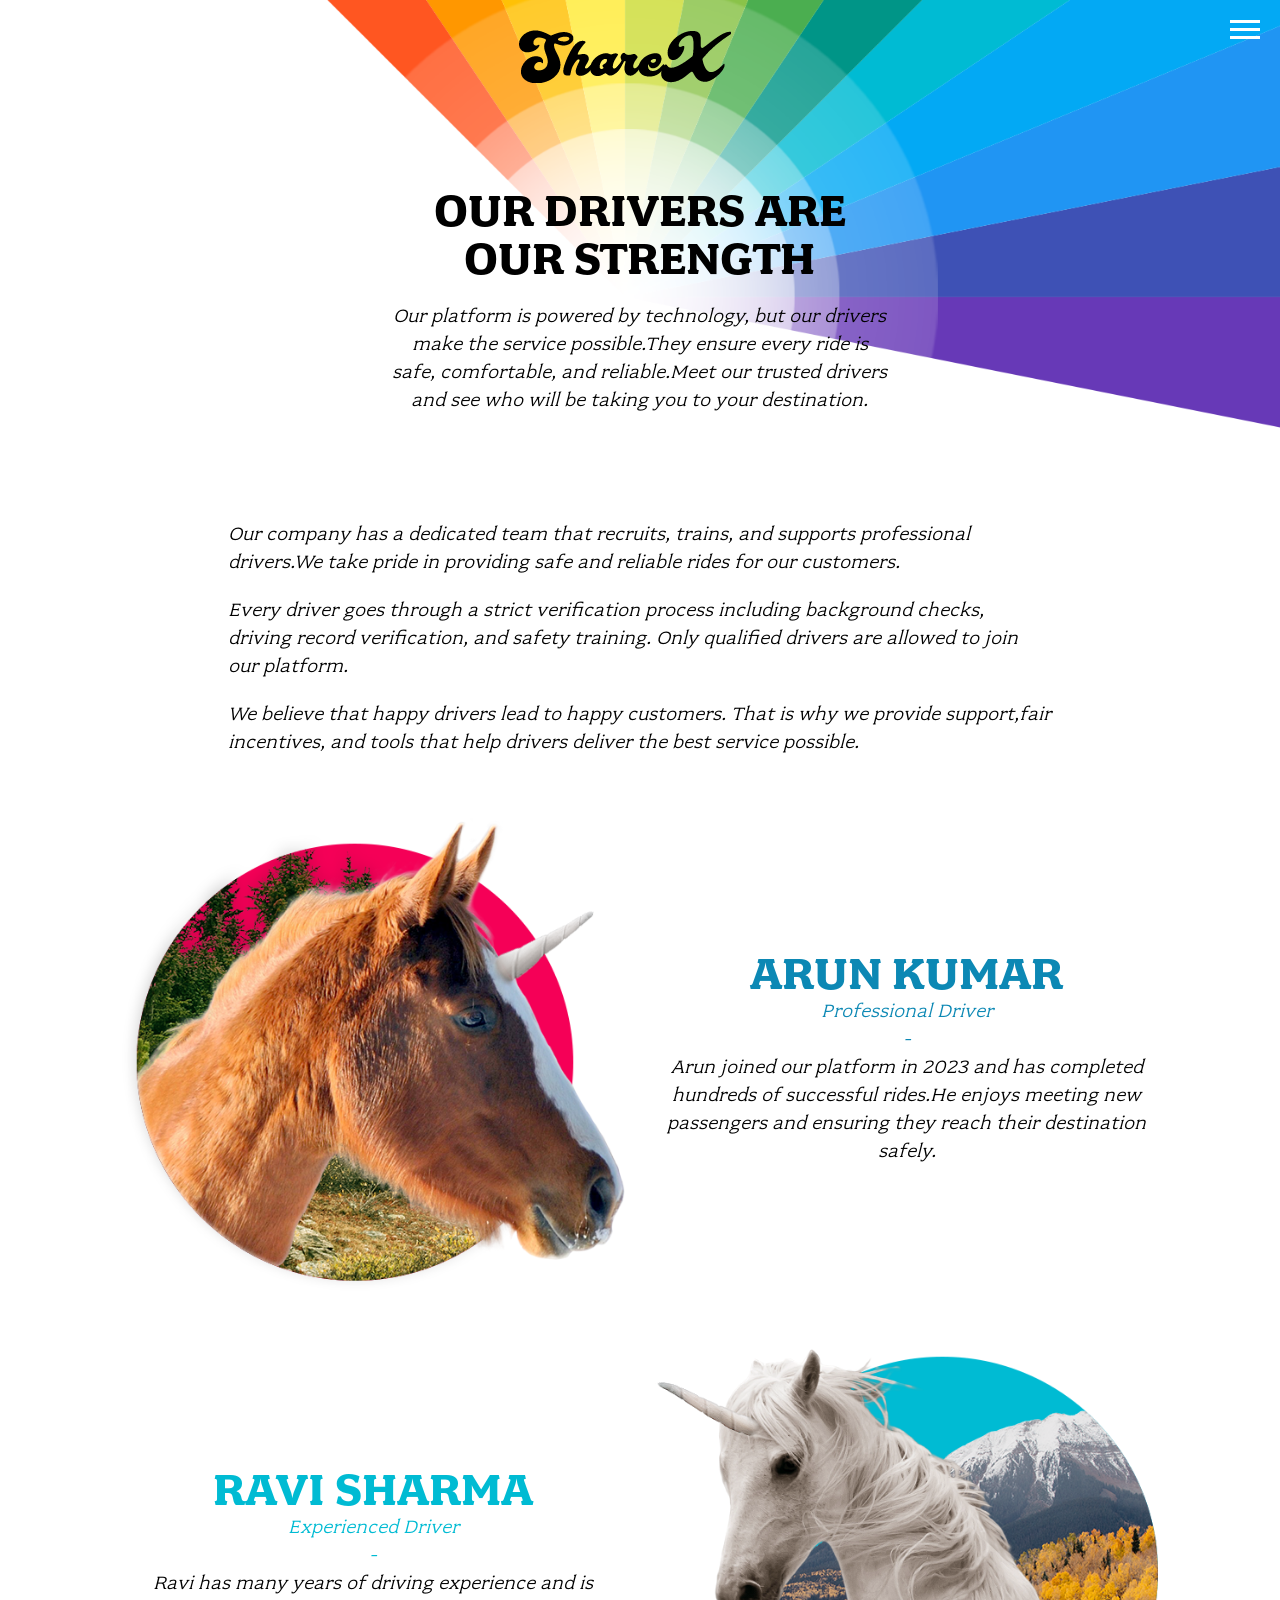
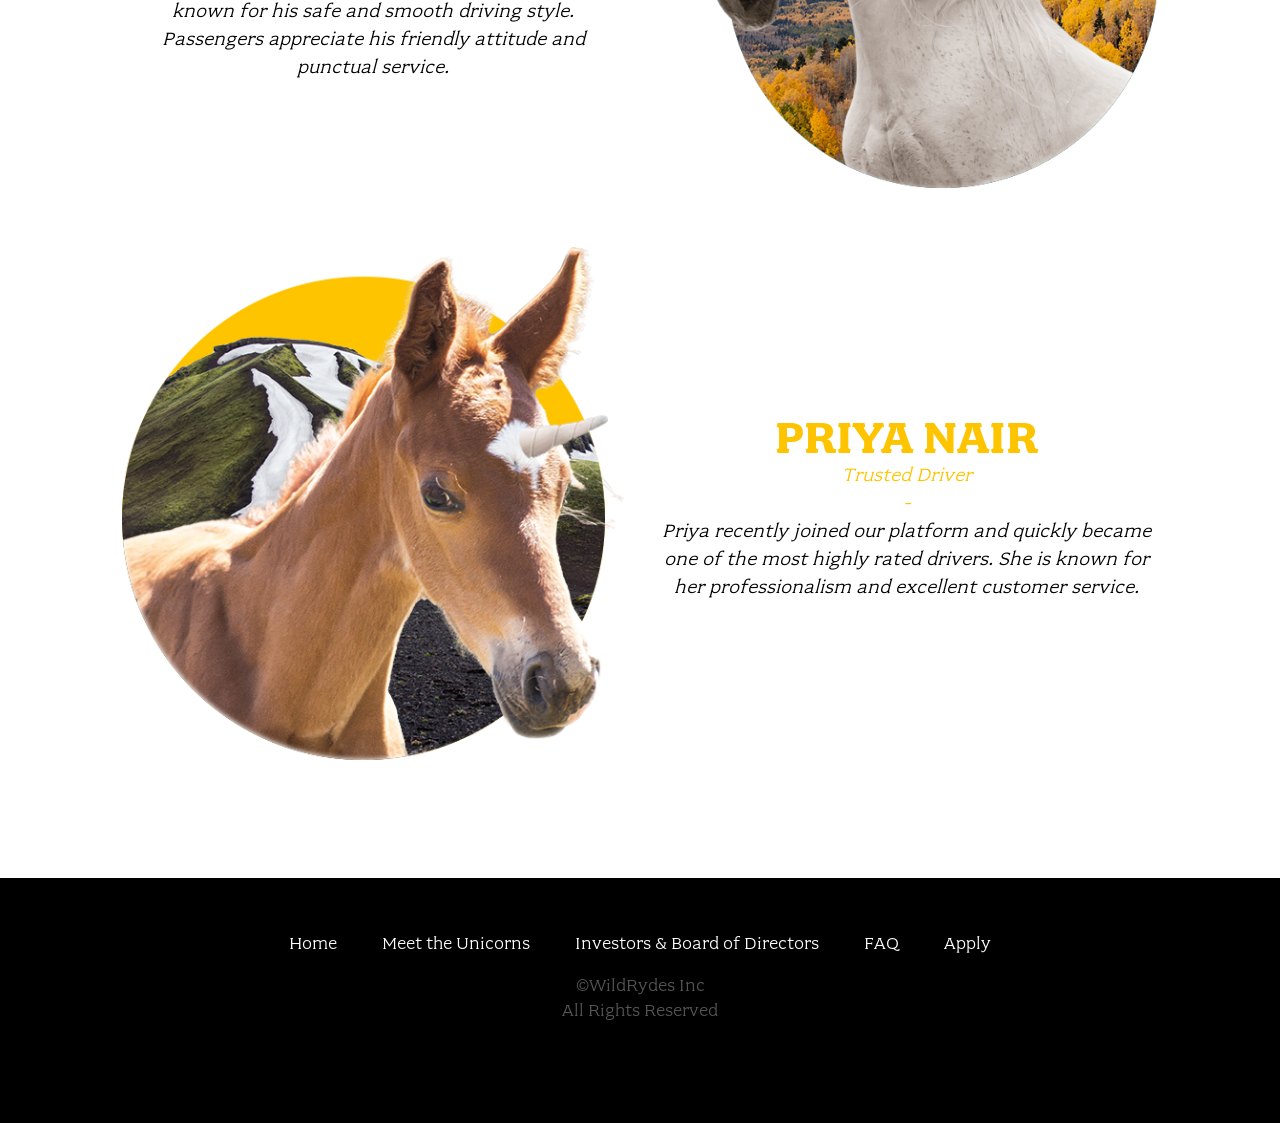
<file: unicorns.html>
<!doctype html>
<html class="no-js" lang="">
<head>
  <meta charset="utf-8">
  <meta name="description" content="">
  <meta name="viewport" content="width=device-width, initial-scale=1">
  <title>Unicorns - Wild Rydes</title>

  <link rel="stylesheet" href="css/font.css">
  <link rel="stylesheet" href="css/main.css">

  <script src="js/vendor/modernizr.js"></script>
</head>
<body class="page-unicorns">

  <header class="site-header">
    <div class="site-logo dark">Wild Rydes</div>

    <div class="row column medium-8 large-6 xlarge-5 xxlarge-4">
      <h1 class="title">OUR DRIVERS ARE OUR STRENGTH</h1>
      <p class="content">
        Our platform is powered by technology, but our drivers make the service possible.They ensure every ride is safe, comfortable, and reliable.Meet our trusted drivers and see who will be taking you to your destination.
      </p>
    </div>

    <nav class="site-nav">
      <ul>
        <li><a href="index.html">Home</a></li>
        <li><a href="unicorns.html">Meet the Unicorns</a></li>
        <li><a href="investors.html">Investors & Board of Directors</a></li>
        <li><a href="faq.html">FAQ</a></li>
        <li><a href="apply.html">Apply</a></li>
      </ul>
    </nav>
    <button type="button" class="btn-menu"><span>Menu</span></button>
  </header>

  <div class="row column medium-10 large-8 xxlarge-6">
    <p class="content">
      Our company has a dedicated team that recruits, trains, and supports professional drivers.We take pride in providing safe and reliable rides for our customers.
    </p>

    <p class="content">
      Every driver goes through a strict verification process including background checks, driving record verification, and safety training. Only qualified drivers are allowed to join our platform.
    </p>

    <p class="content">We believe that happy drivers lead to happy customers. That is why we provide support,fair incentives, and tools that help drivers deliver the best service possible.</p>
  </div>

  <section class="unicorns-list">
    <div class="row">
      <div class="unicorn jimmy">
        <div class="columns medium-5 large-6 xlarge-5 xlarge-offset-1">
          <img src="images/wr-unicorn-one.png" alt="Jimmy Three Legs">
        </div>

        <div class="columns medium-7 large-6 xlarge-5 xxlarge-4">
          <h2 class="title">ARUN KUMAR</h2>
          <div class="subtitle">Professional Driver</div>
          <p class="content">
            Arun joined our platform in 2023 and has completed hundreds of successful rides.He enjoys meeting new passengers and ensuring they reach their destination safely.
          </p>
        </div>
      </div>
    </div>

    <div class="row">
      <div class="unicorn henry">
        <div class="columns medium-5 medium-push-7 large-6 large-push-6 xlarge-5 xlarge-offset-1 xlarge-push-5">
          <img src="images/wr-unicorn-two.png" alt="Hot Shoe Henry">
        </div>

        <div class="columns medium-7 medium-pull-5 large-6 large-pull-6 xlarge-5 xlarge-pull-5 xxlarge-4 xxlarge-offset-1">
          <h2 class="title">RAVI SHARMA</h2>
          <div class="subtitle">Experienced Driver</div>
          <p class="content">
            Ravi has many years of driving experience and is known for his safe and smooth driving style. Passengers appreciate his friendly attitude and punctual service.
          </p>
        </div>
      </div>
    </div>

    <div class="row">
      <div class="unicorn veronica">
        <div class="columns medium-5 large-6 xlarge-5 xlarge-offset-1">
          <img src="images/wr-unicorn-three.png" alt="Veronica">
        </div>

        <div class="columns medium-7 large-6 xlarge-5 xxlarge-4">
          <h2 class="title">PRIYA NAIR</h2>
          <div class="subtitle">Trusted Driver</div>
          <p class="content">
            Priya recently joined our platform and quickly became one of the most highly rated drivers. She is known for her professionalism and excellent customer service.
          </p>
        </div>
      </div>
    </div>
  </section>

  <footer class="site-footer">
    <div class="row column">
      <nav class="footer-nav">
        <ul>
          <li><a href="index.html">Home</a></li>
          <li><a href="unicorns.html">Meet the Unicorns</a></li>
          <li><a href="investors.html">Investors & Board of Directors</a></li>
          <li><a href="faq.html">FAQ</a></li>
          <li><a href="apply.html">Apply</a></li>
        </ul>
      </nav>
    </div>

    <div class="row column">
      <div class="footer-legal">
        &copy;WildRydes Inc<br>
        All Rights Reserved
      </div>
    </div>
  </footer>

  <script src="js/vendor.js"></script>

  <script src="js/main.js"></script>
</body>
</html>
</file>
<file: css/font.css>
@font-face {
    font-family: "fairplex-wide";
    font-style: normal;
    font-weight: 400;
    src: url("../fonts/fairplex-wide-n4.woff") format("woff2");
}
@font-face {
    font-family: "fairplex-wide";
    font-style: normal;
    font-weight: 700;
    src: url("../fonts/fairplex-wide-n7.woff") format("woff2");
}
.home1-button {
    -webkit-appearance: none;
    -moz-appearance: none;
    appearance: none;
    background: #fff;
    border: 1px solid transparent;
    border-radius: 1.25rem;
    color: #0c88b4;
    font-size: 1.25rem;
    text-transform: uppercase;
    padding: .3125rem 1.5625rem;
    position: absolute;
    left: 50%;
    bottom: 5%;
    transform: translate(-50%, 190%);
    font-weight: 700
}

@media screen and (min-width:40em) {
    .home1-button {
        bottom: 22%
    }
}
</file>
<file: css/main.css>
/*! normalize.css v4.2.0 | MIT License | github.com/necolas/normalize.css */html{font-family:sans-serif;line-height:1.15;-ms-text-size-adjust:100%;-webkit-text-size-adjust:100%}body{margin:0}article,aside,footer,header,nav,section{display:block}h1{font-size:2em;margin:.67em 0}figcaption,figure,main{display:block}figure{margin:1em 40px}hr{box-sizing:content-box;height:0;overflow:visible}pre{font-family:monospace,monospace;font-size:1em}a{background-color:transparent;-webkit-text-decoration-skip:objects}a:active,a:hover{outline-width:0}abbr[title]{border-bottom:none;text-decoration:underline;text-decoration:underline dotted}b,strong{font-weight:inherit;font-weight:bolder}code,kbd,samp{font-family:monospace,monospace;font-size:1em}dfn{font-style:italic}mark{background-color:#ff0;color:#000}small{font-size:80%}sub,sup{font-size:75%;line-height:0;position:relative;vertical-align:baseline}sub{bottom:-.25em}sup{top:-.5em}audio,video{display:inline-block}audio:not([controls]){display:none;height:0}img{border-style:none}svg:not(:root){overflow:hidden}button,input,optgroup,select,textarea{font:inherit;margin:0}optgroup{font-weight:700}button,input{overflow:visible}button,select{text-transform:none}[type=reset],[type=submit],button,html [type=button]{-webkit-appearance:button;cursor:pointer}[type=button]::-moz-focus-inner,[type=reset]::-moz-focus-inner,[type=submit]::-moz-focus-inner,button::-moz-focus-inner{border-style:none;padding:0}[type=button]:-moz-focusring,[type=reset]:-moz-focusring,[type=submit]:-moz-focusring,button:-moz-focusring{outline:1px dotted ButtonText}fieldset{border:1px solid silver;margin:0 2px;padding:.35em .625em .75em}legend{box-sizing:border-box;color:inherit;display:table;max-width:100%;padding:0;white-space:normal}progress{display:inline-block;vertical-align:baseline}textarea{overflow:auto}[type=checkbox],[type=radio]{box-sizing:border-box;padding:0}[type=number]::-webkit-inner-spin-button,[type=number]::-webkit-outer-spin-button{height:auto}[type=search]{-webkit-appearance:textfield;outline-offset:-2px}[type=search]::-webkit-search-cancel-button,[type=search]::-webkit-search-decoration{-webkit-appearance:none}::-webkit-file-upload-button{-webkit-appearance:button;font:inherit}details,menu{display:block}summary{display:list-item}canvas{display:inline-block}[hidden],template{display:none}.row{max-width:96.875rem;margin-left:auto;margin-right:auto}.row:after,.row:before{content:' ';display:table}.row:after{clear:both}.row.collapse>.column,.row.collapse>.columns{padding-left:0;padding-right:0}.row .row{max-width:none;margin-left:-.625rem;margin-right:-.625rem}@media screen and (min-width:40em){.row .row{margin-left:-.9375rem;margin-right:-.9375rem}}.row .row.collapse{margin-left:0;margin-right:0}.row.expanded{max-width:none}.row.expanded .row{margin-left:auto;margin-right:auto}.column,.columns{width:100%;float:left;padding-left:.625rem;padding-right:.625rem}@media screen and (min-width:40em){.column,.columns{padding-left:.9375rem;padding-right:.9375rem}}.column:last-child:not(:first-child),.columns:last-child:not(:first-child){float:right}.column.end:last-child:last-child,.end.columns:last-child:last-child{float:left}.column.row.row,.row.row.columns{float:none}.row .column.row.row,.row .row.row.columns{padding-left:0;padding-right:0;margin-left:0;margin-right:0}.small-1{width:8.3333333333%}.small-push-1{position:relative;left:8.3333333333%}.small-pull-1{position:relative;left:-8.3333333333%}.small-offset-0{margin-left:0}.small-2{width:16.6666666667%}.small-push-2{position:relative;left:16.6666666667%}.small-pull-2{position:relative;left:-16.6666666667%}.small-offset-1{margin-left:8.3333333333%}.small-3{width:25%}.small-push-3{position:relative;left:25%}.small-pull-3{position:relative;left:-25%}.small-offset-2{margin-left:16.6666666667%}.small-4{width:33.3333333333%}.small-push-4{position:relative;left:33.3333333333%}.small-pull-4{position:relative;left:-33.3333333333%}.small-offset-3{margin-left:25%}.small-5{width:41.6666666667%}.small-push-5{position:relative;left:41.6666666667%}.small-pull-5{position:relative;left:-41.6666666667%}.small-offset-4{margin-left:33.3333333333%}.small-6{width:50%}.small-push-6{position:relative;left:50%}.small-pull-6{position:relative;left:-50%}.small-offset-5{margin-left:41.6666666667%}.small-7{width:58.3333333333%}.small-push-7{position:relative;left:58.3333333333%}.small-pull-7{position:relative;left:-58.3333333333%}.small-offset-6{margin-left:50%}.small-8{width:66.6666666667%}.small-push-8{position:relative;left:66.6666666667%}.small-pull-8{position:relative;left:-66.6666666667%}.small-offset-7{margin-left:58.3333333333%}.small-9{width:75%}.small-push-9{position:relative;left:75%}.small-pull-9{position:relative;left:-75%}.small-offset-8{margin-left:66.6666666667%}.small-10{width:83.3333333333%}.small-push-10{position:relative;left:83.3333333333%}.small-pull-10{position:relative;left:-83.3333333333%}.small-offset-9{margin-left:75%}.small-11{width:91.6666666667%}.small-push-11{position:relative;left:91.6666666667%}.small-pull-11{position:relative;left:-91.6666666667%}.small-offset-10{margin-left:83.3333333333%}.small-12{width:100%}.small-offset-11{margin-left:91.6666666667%}.small-up-1>.column,.small-up-1>.columns{width:100%;float:left}.small-up-1>.column:nth-of-type(1n),.small-up-1>.columns:nth-of-type(1n){clear:none}.small-up-1>.column:nth-of-type(1n+1),.small-up-1>.columns:nth-of-type(1n+1){clear:both}.small-up-1>.column:last-child,.small-up-1>.columns:last-child{float:left}.small-up-2>.column,.small-up-2>.columns{width:50%;float:left}.small-up-2>.column:nth-of-type(1n),.small-up-2>.columns:nth-of-type(1n){clear:none}.small-up-2>.column:nth-of-type(2n+1),.small-up-2>.columns:nth-of-type(2n+1){clear:both}.small-up-2>.column:last-child,.small-up-2>.columns:last-child{float:left}.small-up-3>.column,.small-up-3>.columns{width:33.3333333333%;float:left}.small-up-3>.column:nth-of-type(1n),.small-up-3>.columns:nth-of-type(1n){clear:none}.small-up-3>.column:nth-of-type(3n+1),.small-up-3>.columns:nth-of-type(3n+1){clear:both}.small-up-3>.column:last-child,.small-up-3>.columns:last-child{float:left}.small-up-4>.column,.small-up-4>.columns{width:25%;float:left}.small-up-4>.column:nth-of-type(1n),.small-up-4>.columns:nth-of-type(1n){clear:none}.small-up-4>.column:nth-of-type(4n+1),.small-up-4>.columns:nth-of-type(4n+1){clear:both}.small-up-4>.column:last-child,.small-up-4>.columns:last-child{float:left}.small-up-5>.column,.small-up-5>.columns{width:20%;float:left}.small-up-5>.column:nth-of-type(1n),.small-up-5>.columns:nth-of-type(1n){clear:none}.small-up-5>.column:nth-of-type(5n+1),.small-up-5>.columns:nth-of-type(5n+1){clear:both}.small-up-5>.column:last-child,.small-up-5>.columns:last-child{float:left}.small-up-6>.column,.small-up-6>.columns{width:16.6666666667%;float:left}.small-up-6>.column:nth-of-type(1n),.small-up-6>.columns:nth-of-type(1n){clear:none}.small-up-6>.column:nth-of-type(6n+1),.small-up-6>.columns:nth-of-type(6n+1){clear:both}.small-up-6>.column:last-child,.small-up-6>.columns:last-child{float:left}.small-up-7>.column,.small-up-7>.columns{width:14.2857142857%;float:left}.small-up-7>.column:nth-of-type(1n),.small-up-7>.columns:nth-of-type(1n){clear:none}.small-up-7>.column:nth-of-type(7n+1),.small-up-7>.columns:nth-of-type(7n+1){clear:both}.small-up-7>.column:last-child,.small-up-7>.columns:last-child{float:left}.small-up-8>.column,.small-up-8>.columns{width:12.5%;float:left}.small-up-8>.column:nth-of-type(1n),.small-up-8>.columns:nth-of-type(1n){clear:none}.small-up-8>.column:nth-of-type(8n+1),.small-up-8>.columns:nth-of-type(8n+1){clear:both}.small-up-8>.column:last-child,.small-up-8>.columns:last-child{float:left}.small-collapse>.column,.small-collapse>.columns{padding-left:0;padding-right:0}.expanded.row .small-collapse.row,.small-collapse .row{margin-left:0;margin-right:0}.small-uncollapse>.column,.small-uncollapse>.columns{padding-left:.625rem;padding-right:.625rem}.small-centered{float:none;margin-left:auto;margin-right:auto}.small-pull-0,.small-push-0,.small-uncentered{position:static;margin-left:0;margin-right:0;float:left}@media screen and (min-width:40em){.medium-1{width:8.3333333333%}.medium-push-1{position:relative;left:8.3333333333%}.medium-pull-1{position:relative;left:-8.3333333333%}.medium-offset-0{margin-left:0}.medium-2{width:16.6666666667%}.medium-push-2{position:relative;left:16.6666666667%}.medium-pull-2{position:relative;left:-16.6666666667%}.medium-offset-1{margin-left:8.3333333333%}.medium-3{width:25%}.medium-push-3{position:relative;left:25%}.medium-pull-3{position:relative;left:-25%}.medium-offset-2{margin-left:16.6666666667%}.medium-4{width:33.3333333333%}.medium-push-4{position:relative;left:33.3333333333%}.medium-pull-4{position:relative;left:-33.3333333333%}.medium-offset-3{margin-left:25%}.medium-5{width:41.6666666667%}.medium-push-5{position:relative;left:41.6666666667%}.medium-pull-5{position:relative;left:-41.6666666667%}.medium-offset-4{margin-left:33.3333333333%}.medium-6{width:50%}.medium-push-6{position:relative;left:50%}.medium-pull-6{position:relative;left:-50%}.medium-offset-5{margin-left:41.6666666667%}.medium-7{width:58.3333333333%}.medium-push-7{position:relative;left:58.3333333333%}.medium-pull-7{position:relative;left:-58.3333333333%}.medium-offset-6{margin-left:50%}.medium-8{width:66.6666666667%}.medium-push-8{position:relative;left:66.6666666667%}.medium-pull-8{position:relative;left:-66.6666666667%}.medium-offset-7{margin-left:58.3333333333%}.medium-9{width:75%}.medium-push-9{position:relative;left:75%}.medium-pull-9{position:relative;left:-75%}.medium-offset-8{margin-left:66.6666666667%}.medium-10{width:83.3333333333%}.medium-push-10{position:relative;left:83.3333333333%}.medium-pull-10{position:relative;left:-83.3333333333%}.medium-offset-9{margin-left:75%}.medium-11{width:91.6666666667%}.medium-push-11{position:relative;left:91.6666666667%}.medium-pull-11{position:relative;left:-91.6666666667%}.medium-offset-10{margin-left:83.3333333333%}.medium-12{width:100%}.medium-offset-11{margin-left:91.6666666667%}.medium-up-1>.column,.medium-up-1>.columns{width:100%;float:left}.medium-up-1>.column:nth-of-type(1n),.medium-up-1>.columns:nth-of-type(1n){clear:none}.medium-up-1>.column:nth-of-type(1n+1),.medium-up-1>.columns:nth-of-type(1n+1){clear:both}.medium-up-1>.column:last-child,.medium-up-1>.columns:last-child{float:left}.medium-up-2>.column,.medium-up-2>.columns{width:50%;float:left}.medium-up-2>.column:nth-of-type(1n),.medium-up-2>.columns:nth-of-type(1n){clear:none}.medium-up-2>.column:nth-of-type(2n+1),.medium-up-2>.columns:nth-of-type(2n+1){clear:both}.medium-up-2>.column:last-child,.medium-up-2>.columns:last-child{float:left}.medium-up-3>.column,.medium-up-3>.columns{width:33.3333333333%;float:left}.medium-up-3>.column:nth-of-type(1n),.medium-up-3>.columns:nth-of-type(1n){clear:none}.medium-up-3>.column:nth-of-type(3n+1),.medium-up-3>.columns:nth-of-type(3n+1){clear:both}.medium-up-3>.column:last-child,.medium-up-3>.columns:last-child{float:left}.medium-up-4>.column,.medium-up-4>.columns{width:25%;float:left}.medium-up-4>.column:nth-of-type(1n),.medium-up-4>.columns:nth-of-type(1n){clear:none}.medium-up-4>.column:nth-of-type(4n+1),.medium-up-4>.columns:nth-of-type(4n+1){clear:both}.medium-up-4>.column:last-child,.medium-up-4>.columns:last-child{float:left}.medium-up-5>.column,.medium-up-5>.columns{width:20%;float:left}.medium-up-5>.column:nth-of-type(1n),.medium-up-5>.columns:nth-of-type(1n){clear:none}.medium-up-5>.column:nth-of-type(5n+1),.medium-up-5>.columns:nth-of-type(5n+1){clear:both}.medium-up-5>.column:last-child,.medium-up-5>.columns:last-child{float:left}.medium-up-6>.column,.medium-up-6>.columns{width:16.6666666667%;float:left}.medium-up-6>.column:nth-of-type(1n),.medium-up-6>.columns:nth-of-type(1n){clear:none}.medium-up-6>.column:nth-of-type(6n+1),.medium-up-6>.columns:nth-of-type(6n+1){clear:both}.medium-up-6>.column:last-child,.medium-up-6>.columns:last-child{float:left}.medium-up-7>.column,.medium-up-7>.columns{width:14.2857142857%;float:left}.medium-up-7>.column:nth-of-type(1n),.medium-up-7>.columns:nth-of-type(1n){clear:none}.medium-up-7>.column:nth-of-type(7n+1),.medium-up-7>.columns:nth-of-type(7n+1){clear:both}.medium-up-7>.column:last-child,.medium-up-7>.columns:last-child{float:left}.medium-up-8>.column,.medium-up-8>.columns{width:12.5%;float:left}.medium-up-8>.column:nth-of-type(1n),.medium-up-8>.columns:nth-of-type(1n){clear:none}.medium-up-8>.column:nth-of-type(8n+1),.medium-up-8>.columns:nth-of-type(8n+1){clear:both}.medium-up-8>.column:last-child,.medium-up-8>.columns:last-child{float:left}.medium-collapse>.column,.medium-collapse>.columns{padding-left:0;padding-right:0}.expanded.row .medium-collapse.row,.medium-collapse .row{margin-left:0;margin-right:0}.medium-uncollapse>.column,.medium-uncollapse>.columns{padding-left:.9375rem;padding-right:.9375rem}.medium-centered{float:none;margin-left:auto;margin-right:auto}.medium-pull-0,.medium-push-0,.medium-uncentered{position:static;margin-left:0;margin-right:0;float:left}}@media screen and (min-width:64em){.large-1{width:8.3333333333%}.large-push-1{position:relative;left:8.3333333333%}.large-pull-1{position:relative;left:-8.3333333333%}.large-offset-0{margin-left:0}.large-2{width:16.6666666667%}.large-push-2{position:relative;left:16.6666666667%}.large-pull-2{position:relative;left:-16.6666666667%}.large-offset-1{margin-left:8.3333333333%}.large-3{width:25%}.large-push-3{position:relative;left:25%}.large-pull-3{position:relative;left:-25%}.large-offset-2{margin-left:16.6666666667%}.large-4{width:33.3333333333%}.large-push-4{position:relative;left:33.3333333333%}.large-pull-4{position:relative;left:-33.3333333333%}.large-offset-3{margin-left:25%}.large-5{width:41.6666666667%}.large-push-5{position:relative;left:41.6666666667%}.large-pull-5{position:relative;left:-41.6666666667%}.large-offset-4{margin-left:33.3333333333%}.large-6{width:50%}.large-push-6{position:relative;left:50%}.large-pull-6{position:relative;left:-50%}.large-offset-5{margin-left:41.6666666667%}.large-7{width:58.3333333333%}.large-push-7{position:relative;left:58.3333333333%}.large-pull-7{position:relative;left:-58.3333333333%}.large-offset-6{margin-left:50%}.large-8{width:66.6666666667%}.large-push-8{position:relative;left:66.6666666667%}.large-pull-8{position:relative;left:-66.6666666667%}.large-offset-7{margin-left:58.3333333333%}.large-9{width:75%}.large-push-9{position:relative;left:75%}.large-pull-9{position:relative;left:-75%}.large-offset-8{margin-left:66.6666666667%}.large-10{width:83.3333333333%}.large-push-10{position:relative;left:83.3333333333%}.large-pull-10{position:relative;left:-83.3333333333%}.large-offset-9{margin-left:75%}.large-11{width:91.6666666667%}.large-push-11{position:relative;left:91.6666666667%}.large-pull-11{position:relative;left:-91.6666666667%}.large-offset-10{margin-left:83.3333333333%}.large-12{width:100%}.large-offset-11{margin-left:91.6666666667%}.large-up-1>.column,.large-up-1>.columns{width:100%;float:left}.large-up-1>.column:nth-of-type(1n),.large-up-1>.columns:nth-of-type(1n){clear:none}.large-up-1>.column:nth-of-type(1n+1),.large-up-1>.columns:nth-of-type(1n+1){clear:both}.large-up-1>.column:last-child,.large-up-1>.columns:last-child{float:left}.large-up-2>.column,.large-up-2>.columns{width:50%;float:left}.large-up-2>.column:nth-of-type(1n),.large-up-2>.columns:nth-of-type(1n){clear:none}.large-up-2>.column:nth-of-type(2n+1),.large-up-2>.columns:nth-of-type(2n+1){clear:both}.large-up-2>.column:last-child,.large-up-2>.columns:last-child{float:left}.large-up-3>.column,.large-up-3>.columns{width:33.3333333333%;float:left}.large-up-3>.column:nth-of-type(1n),.large-up-3>.columns:nth-of-type(1n){clear:none}.large-up-3>.column:nth-of-type(3n+1),.large-up-3>.columns:nth-of-type(3n+1){clear:both}.large-up-3>.column:last-child,.large-up-3>.columns:last-child{float:left}.large-up-4>.column,.large-up-4>.columns{width:25%;float:left}.large-up-4>.column:nth-of-type(1n),.large-up-4>.columns:nth-of-type(1n){clear:none}.large-up-4>.column:nth-of-type(4n+1),.large-up-4>.columns:nth-of-type(4n+1){clear:both}.large-up-4>.column:last-child,.large-up-4>.columns:last-child{float:left}.large-up-5>.column,.large-up-5>.columns{width:20%;float:left}.large-up-5>.column:nth-of-type(1n),.large-up-5>.columns:nth-of-type(1n){clear:none}.large-up-5>.column:nth-of-type(5n+1),.large-up-5>.columns:nth-of-type(5n+1){clear:both}.large-up-5>.column:last-child,.large-up-5>.columns:last-child{float:left}.large-up-6>.column,.large-up-6>.columns{width:16.6666666667%;float:left}.large-up-6>.column:nth-of-type(1n),.large-up-6>.columns:nth-of-type(1n){clear:none}.large-up-6>.column:nth-of-type(6n+1),.large-up-6>.columns:nth-of-type(6n+1){clear:both}.large-up-6>.column:last-child,.large-up-6>.columns:last-child{float:left}.large-up-7>.column,.large-up-7>.columns{width:14.2857142857%;float:left}.large-up-7>.column:nth-of-type(1n),.large-up-7>.columns:nth-of-type(1n){clear:none}.large-up-7>.column:nth-of-type(7n+1),.large-up-7>.columns:nth-of-type(7n+1){clear:both}.large-up-7>.column:last-child,.large-up-7>.columns:last-child{float:left}.large-up-8>.column,.large-up-8>.columns{width:12.5%;float:left}.large-up-8>.column:nth-of-type(1n),.large-up-8>.columns:nth-of-type(1n){clear:none}.large-up-8>.column:nth-of-type(8n+1),.large-up-8>.columns:nth-of-type(8n+1){clear:both}.large-up-8>.column:last-child,.large-up-8>.columns:last-child{float:left}.large-collapse>.column,.large-collapse>.columns{padding-left:0;padding-right:0}.expanded.row .large-collapse.row,.large-collapse .row{margin-left:0;margin-right:0}.large-uncollapse>.column,.large-uncollapse>.columns{padding-left:.9375rem;padding-right:.9375rem}.large-centered{float:none;margin-left:auto;margin-right:auto}.large-pull-0,.large-push-0,.large-uncentered{position:static;margin-left:0;margin-right:0;float:left}}@media screen and (min-width:75em){.xlarge-1{width:8.3333333333%}.xlarge-push-1{position:relative;left:8.3333333333%}.xlarge-pull-1{position:relative;left:-8.3333333333%}.xlarge-offset-0{margin-left:0}.xlarge-2{width:16.6666666667%}.xlarge-push-2{position:relative;left:16.6666666667%}.xlarge-pull-2{position:relative;left:-16.6666666667%}.xlarge-offset-1{margin-left:8.3333333333%}.xlarge-3{width:25%}.xlarge-push-3{position:relative;left:25%}.xlarge-pull-3{position:relative;left:-25%}.xlarge-offset-2{margin-left:16.6666666667%}.xlarge-4{width:33.3333333333%}.xlarge-push-4{position:relative;left:33.3333333333%}.xlarge-pull-4{position:relative;left:-33.3333333333%}.xlarge-offset-3{margin-left:25%}.xlarge-5{width:41.6666666667%}.xlarge-push-5{position:relative;left:41.6666666667%}.xlarge-pull-5{position:relative;left:-41.6666666667%}.xlarge-offset-4{margin-left:33.3333333333%}.xlarge-6{width:50%}.xlarge-push-6{position:relative;left:50%}.xlarge-pull-6{position:relative;left:-50%}.xlarge-offset-5{margin-left:41.6666666667%}.xlarge-7{width:58.3333333333%}.xlarge-push-7{position:relative;left:58.3333333333%}.xlarge-pull-7{position:relative;left:-58.3333333333%}.xlarge-offset-6{margin-left:50%}.xlarge-8{width:66.6666666667%}.xlarge-push-8{position:relative;left:66.6666666667%}.xlarge-pull-8{position:relative;left:-66.6666666667%}.xlarge-offset-7{margin-left:58.3333333333%}.xlarge-9{width:75%}.xlarge-push-9{position:relative;left:75%}.xlarge-pull-9{position:relative;left:-75%}.xlarge-offset-8{margin-left:66.6666666667%}.xlarge-10{width:83.3333333333%}.xlarge-push-10{position:relative;left:83.3333333333%}.xlarge-pull-10{position:relative;left:-83.3333333333%}.xlarge-offset-9{margin-left:75%}.xlarge-11{width:91.6666666667%}.xlarge-push-11{position:relative;left:91.6666666667%}.xlarge-pull-11{position:relative;left:-91.6666666667%}.xlarge-offset-10{margin-left:83.3333333333%}.xlarge-12{width:100%}.xlarge-offset-11{margin-left:91.6666666667%}.xlarge-up-1>.column,.xlarge-up-1>.columns{width:100%;float:left}.xlarge-up-1>.column:nth-of-type(1n),.xlarge-up-1>.columns:nth-of-type(1n){clear:none}.xlarge-up-1>.column:nth-of-type(1n+1),.xlarge-up-1>.columns:nth-of-type(1n+1){clear:both}.xlarge-up-1>.column:last-child,.xlarge-up-1>.columns:last-child{float:left}.xlarge-up-2>.column,.xlarge-up-2>.columns{width:50%;float:left}.xlarge-up-2>.column:nth-of-type(1n),.xlarge-up-2>.columns:nth-of-type(1n){clear:none}.xlarge-up-2>.column:nth-of-type(2n+1),.xlarge-up-2>.columns:nth-of-type(2n+1){clear:both}.xlarge-up-2>.column:last-child,.xlarge-up-2>.columns:last-child{float:left}.xlarge-up-3>.column,.xlarge-up-3>.columns{width:33.3333333333%;float:left}.xlarge-up-3>.column:nth-of-type(1n),.xlarge-up-3>.columns:nth-of-type(1n){clear:none}.xlarge-up-3>.column:nth-of-type(3n+1),.xlarge-up-3>.columns:nth-of-type(3n+1){clear:both}.xlarge-up-3>.column:last-child,.xlarge-up-3>.columns:last-child{float:left}.xlarge-up-4>.column,.xlarge-up-4>.columns{width:25%;float:left}.xlarge-up-4>.column:nth-of-type(1n),.xlarge-up-4>.columns:nth-of-type(1n){clear:none}.xlarge-up-4>.column:nth-of-type(4n+1),.xlarge-up-4>.columns:nth-of-type(4n+1){clear:both}.xlarge-up-4>.column:last-child,.xlarge-up-4>.columns:last-child{float:left}.xlarge-up-5>.column,.xlarge-up-5>.columns{width:20%;float:left}.xlarge-up-5>.column:nth-of-type(1n),.xlarge-up-5>.columns:nth-of-type(1n){clear:none}.xlarge-up-5>.column:nth-of-type(5n+1),.xlarge-up-5>.columns:nth-of-type(5n+1){clear:both}.xlarge-up-5>.column:last-child,.xlarge-up-5>.columns:last-child{float:left}.xlarge-up-6>.column,.xlarge-up-6>.columns{width:16.6666666667%;float:left}.xlarge-up-6>.column:nth-of-type(1n),.xlarge-up-6>.columns:nth-of-type(1n){clear:none}.xlarge-up-6>.column:nth-of-type(6n+1),.xlarge-up-6>.columns:nth-of-type(6n+1){clear:both}.xlarge-up-6>.column:last-child,.xlarge-up-6>.columns:last-child{float:left}.xlarge-up-7>.column,.xlarge-up-7>.columns{width:14.2857142857%;float:left}.xlarge-up-7>.column:nth-of-type(1n),.xlarge-up-7>.columns:nth-of-type(1n){clear:none}.xlarge-up-7>.column:nth-of-type(7n+1),.xlarge-up-7>.columns:nth-of-type(7n+1){clear:both}.xlarge-up-7>.column:last-child,.xlarge-up-7>.columns:last-child{float:left}.xlarge-up-8>.column,.xlarge-up-8>.columns{width:12.5%;float:left}.xlarge-up-8>.column:nth-of-type(1n),.xlarge-up-8>.columns:nth-of-type(1n){clear:none}.xlarge-up-8>.column:nth-of-type(8n+1),.xlarge-up-8>.columns:nth-of-type(8n+1){clear:both}.xlarge-up-8>.column:last-child,.xlarge-up-8>.columns:last-child{float:left}.xlarge-collapse>.column,.xlarge-collapse>.columns{padding-left:0;padding-right:0}.expanded.row .xlarge-collapse.row,.xlarge-collapse .row{margin-left:0;margin-right:0}.xlarge-uncollapse>.column,.xlarge-uncollapse>.columns{padding-left:.9375rem;padding-right:.9375rem}.xlarge-centered{float:none;margin-left:auto;margin-right:auto}.xlarge-pull-0,.xlarge-push-0,.xlarge-uncentered{position:static;margin-left:0;margin-right:0;float:left}}@media screen and (min-width:90em){.xxlarge-1{width:8.3333333333%}.xxlarge-push-1{position:relative;left:8.3333333333%}.xxlarge-pull-1{position:relative;left:-8.3333333333%}.xxlarge-offset-0{margin-left:0}.xxlarge-2{width:16.6666666667%}.xxlarge-push-2{position:relative;left:16.6666666667%}.xxlarge-pull-2{position:relative;left:-16.6666666667%}.xxlarge-offset-1{margin-left:8.3333333333%}.xxlarge-3{width:25%}.xxlarge-push-3{position:relative;left:25%}.xxlarge-pull-3{position:relative;left:-25%}.xxlarge-offset-2{margin-left:16.6666666667%}.xxlarge-4{width:33.3333333333%}.xxlarge-push-4{position:relative;left:33.3333333333%}.xxlarge-pull-4{position:relative;left:-33.3333333333%}.xxlarge-offset-3{margin-left:25%}.xxlarge-5{width:41.6666666667%}.xxlarge-push-5{position:relative;left:41.6666666667%}.xxlarge-pull-5{position:relative;left:-41.6666666667%}.xxlarge-offset-4{margin-left:33.3333333333%}.xxlarge-6{width:50%}.xxlarge-push-6{position:relative;left:50%}.xxlarge-pull-6{position:relative;left:-50%}.xxlarge-offset-5{margin-left:41.6666666667%}.xxlarge-7{width:58.3333333333%}.xxlarge-push-7{position:relative;left:58.3333333333%}.xxlarge-pull-7{position:relative;left:-58.3333333333%}.xxlarge-offset-6{margin-left:50%}.xxlarge-8{width:66.6666666667%}.xxlarge-push-8{position:relative;left:66.6666666667%}.xxlarge-pull-8{position:relative;left:-66.6666666667%}.xxlarge-offset-7{margin-left:58.3333333333%}.xxlarge-9{width:75%}.xxlarge-push-9{position:relative;left:75%}.xxlarge-pull-9{position:relative;left:-75%}.xxlarge-offset-8{margin-left:66.6666666667%}.xxlarge-10{width:83.3333333333%}.xxlarge-push-10{position:relative;left:83.3333333333%}.xxlarge-pull-10{position:relative;left:-83.3333333333%}.xxlarge-offset-9{margin-left:75%}.xxlarge-11{width:91.6666666667%}.xxlarge-push-11{position:relative;left:91.6666666667%}.xxlarge-pull-11{position:relative;left:-91.6666666667%}.xxlarge-offset-10{margin-left:83.3333333333%}.xxlarge-12{width:100%}.xxlarge-offset-11{margin-left:91.6666666667%}.xxlarge-up-1>.column,.xxlarge-up-1>.columns{width:100%;float:left}.xxlarge-up-1>.column:nth-of-type(1n),.xxlarge-up-1>.columns:nth-of-type(1n){clear:none}.xxlarge-up-1>.column:nth-of-type(1n+1),.xxlarge-up-1>.columns:nth-of-type(1n+1){clear:both}.xxlarge-up-1>.column:last-child,.xxlarge-up-1>.columns:last-child{float:left}.xxlarge-up-2>.column,.xxlarge-up-2>.columns{width:50%;float:left}.xxlarge-up-2>.column:nth-of-type(1n),.xxlarge-up-2>.columns:nth-of-type(1n){clear:none}.xxlarge-up-2>.column:nth-of-type(2n+1),.xxlarge-up-2>.columns:nth-of-type(2n+1){clear:both}.xxlarge-up-2>.column:last-child,.xxlarge-up-2>.columns:last-child{float:left}.xxlarge-up-3>.column,.xxlarge-up-3>.columns{width:33.3333333333%;float:left}.xxlarge-up-3>.column:nth-of-type(1n),.xxlarge-up-3>.columns:nth-of-type(1n){clear:none}.xxlarge-up-3>.column:nth-of-type(3n+1),.xxlarge-up-3>.columns:nth-of-type(3n+1){clear:both}.xxlarge-up-3>.column:last-child,.xxlarge-up-3>.columns:last-child{float:left}.xxlarge-up-4>.column,.xxlarge-up-4>.columns{width:25%;float:left}.xxlarge-up-4>.column:nth-of-type(1n),.xxlarge-up-4>.columns:nth-of-type(1n){clear:none}.xxlarge-up-4>.column:nth-of-type(4n+1),.xxlarge-up-4>.columns:nth-of-type(4n+1){clear:both}.xxlarge-up-4>.column:last-child,.xxlarge-up-4>.columns:last-child{float:left}.xxlarge-up-5>.column,.xxlarge-up-5>.columns{width:20%;float:left}.xxlarge-up-5>.column:nth-of-type(1n),.xxlarge-up-5>.columns:nth-of-type(1n){clear:none}.xxlarge-up-5>.column:nth-of-type(5n+1),.xxlarge-up-5>.columns:nth-of-type(5n+1){clear:both}.xxlarge-up-5>.column:last-child,.xxlarge-up-5>.columns:last-child{float:left}.xxlarge-up-6>.column,.xxlarge-up-6>.columns{width:16.6666666667%;float:left}.xxlarge-up-6>.column:nth-of-type(1n),.xxlarge-up-6>.columns:nth-of-type(1n){clear:none}.xxlarge-up-6>.column:nth-of-type(6n+1),.xxlarge-up-6>.columns:nth-of-type(6n+1){clear:both}.xxlarge-up-6>.column:last-child,.xxlarge-up-6>.columns:last-child{float:left}.xxlarge-up-7>.column,.xxlarge-up-7>.columns{width:14.2857142857%;float:left}.xxlarge-up-7>.column:nth-of-type(1n),.xxlarge-up-7>.columns:nth-of-type(1n){clear:none}.xxlarge-up-7>.column:nth-of-type(7n+1),.xxlarge-up-7>.columns:nth-of-type(7n+1){clear:both}.xxlarge-up-7>.column:last-child,.xxlarge-up-7>.columns:last-child{float:left}.xxlarge-up-8>.column,.xxlarge-up-8>.columns{width:12.5%;float:left}.xxlarge-up-8>.column:nth-of-type(1n),.xxlarge-up-8>.columns:nth-of-type(1n){clear:none}.xxlarge-up-8>.column:nth-of-type(8n+1),.xxlarge-up-8>.columns:nth-of-type(8n+1){clear:both}.xxlarge-up-8>.column:last-child,.xxlarge-up-8>.columns:last-child{float:left}.xxlarge-collapse>.column,.xxlarge-collapse>.columns{padding-left:0;padding-right:0}.expanded.row .xxlarge-collapse.row,.xxlarge-collapse .row{margin-left:0;margin-right:0}.xxlarge-uncollapse>.column,.xxlarge-uncollapse>.columns{padding-left:.9375rem;padding-right:.9375rem}.xxlarge-centered{float:none;margin-left:auto;margin-right:auto}.xxlarge-pull-0,.xxlarge-push-0,.xxlarge-uncentered{position:static;margin-left:0;margin-right:0;float:left}}.footer-nav ul,.site-nav ul{margin:0;padding:0;list-style:none}*,:after,:before{box-sizing:border-box}html{line-height:1.4}html.menu-opened{overflow:hidden}body{font-family:fairplex-wide,serif;font-size:125%;-webkit-font-smoothing:antialiased;-moz-osx-font-smoothing:grayscale}h1,h2,h3,h4,h5{line-height:1;margin:0 0 .9375rem;text-transform:uppercase;font-size:1.5rem}@media screen and (min-width:40em){h1,h2,h3,h4,h5{font-size:2.25rem}}@media screen and (min-width:64em){h1,h2,h3,h4,h5{font-size:3rem}}::-webkit-input-placeholder{color:hsla(0,0%,100%,.4);font-style:italic}::-moz-placeholder{color:hsla(0,0%,100%,.4);font-style:italic}:-ms-input-placeholder{color:hsla(0,0%,100%,.4);font-style:italic}a{color:#0c88b4;text-decoration:none}img{max-width:100%}.content{font-style:italic}.site-nav{background:url(../images/star-pattern.png) 50% hsla(0,0%,100%,.2);-webkit-box-align:center;-ms-flex-align:center;align-items:center;display:-webkit-box;display:-ms-flexbox;display:flex;-webkit-box-pack:center;-ms-flex-pack:center;justify-content:center;text-align:center;position:fixed;top:0;left:0;opacity:0;height:100vh;width:100%;z-index:-1;-webkit-transition:all .2s ease-in-out;transition:all .2s ease-in-out}.menu-opened .site-nav{opacity:1;z-index:100}.site-nav li{margin:.9375rem 0}.site-nav a{color:#000;font-weight:700}.site-nav a:hover{color:#0c88b4}@media screen and (min-width:40em){.site-nav a{font-size:2.5rem}}@media screen and (min-width:64em){.site-nav a{font-size:3.125rem}}.btn-menu{background:none;width:30px;height:19px;-webkit-appearance:none;-moz-appearance:none;appearance:none;border:none;cursor:pointer;outline:none;position:absolute;padding:0;right:1.25rem;top:1.25rem;z-index:200;text-indent:-999em}.btn-menu span,.btn-menu span:after,.btn-menu span:before{cursor:pointer;width:30px;height:3px}.btn-menu span{display:block;position:relative;background:#fff;-webkit-transition:all 0ms .3s;transition:all 0ms .3s}.btn-menu span:before{bottom:8px;-webkit-transition:bottom .3s cubic-bezier(.23,1,.32,1) .3s,-webkit-transform .3s cubic-bezier(.23,1,.32,1);transition:bottom .3s cubic-bezier(.23,1,.32,1) .3s,-webkit-transform .3s cubic-bezier(.23,1,.32,1);transition:bottom .3s cubic-bezier(.23,1,.32,1) .3s,transform .3s cubic-bezier(.23,1,.32,1);transition:bottom .3s cubic-bezier(.23,1,.32,1) .3s,transform .3s cubic-bezier(.23,1,.32,1),-webkit-transform .3s cubic-bezier(.23,1,.32,1)}.btn-menu span:after,.btn-menu span:before{content:"";position:absolute;left:0;background:#fff}.btn-menu span:after{top:8px;-webkit-transition:top .3s cubic-bezier(.23,1,.32,1) .3s,-webkit-transform .3s cubic-bezier(.23,1,.32,1);transition:top .3s cubic-bezier(.23,1,.32,1) .3s,-webkit-transform .3s cubic-bezier(.23,1,.32,1);transition:top .3s cubic-bezier(.23,1,.32,1) .3s,transform .3s cubic-bezier(.23,1,.32,1);transition:top .3s cubic-bezier(.23,1,.32,1) .3s,transform .3s cubic-bezier(.23,1,.32,1),-webkit-transform .3s cubic-bezier(.23,1,.32,1)}.menu-opened .btn-menu span{background:hsla(0,0%,100%,0)}.menu-opened .btn-menu span:after{background:#000;top:0;-webkit-transform:rotate(45deg);transform:rotate(45deg);-webkit-transition:top .3s cubic-bezier(.23,1,.32,1),-webkit-transform .3s cubic-bezier(.23,1,.32,1) .3s;transition:top .3s cubic-bezier(.23,1,.32,1),-webkit-transform .3s cubic-bezier(.23,1,.32,1) .3s;transition:top .3s cubic-bezier(.23,1,.32,1),transform .3s cubic-bezier(.23,1,.32,1) .3s;transition:top .3s cubic-bezier(.23,1,.32,1),transform .3s cubic-bezier(.23,1,.32,1) .3s,-webkit-transform .3s cubic-bezier(.23,1,.32,1) .3s}.menu-opened .btn-menu span:before{background:#000;bottom:0;-webkit-transform:rotate(-45deg);transform:rotate(-45deg);-webkit-transition:bottom .3s cubic-bezier(.23,1,.32,1),-webkit-transform .3s cubic-bezier(.23,1,.32,1) .3s;transition:bottom .3s cubic-bezier(.23,1,.32,1),-webkit-transform .3s cubic-bezier(.23,1,.32,1) .3s;transition:bottom .3s cubic-bezier(.23,1,.32,1),transform .3s cubic-bezier(.23,1,.32,1) .3s;transition:bottom .3s cubic-bezier(.23,1,.32,1),transform .3s cubic-bezier(.23,1,.32,1) .3s,-webkit-transform .3s cubic-bezier(.23,1,.32,1) .3s}.site-logo{display:block;background:url(../images/wr-logo-white1.png) no-repeat;height:3.5rem;width:15.1875rem;text-indent:-999em;margin:0 auto 2.5rem}.site-logo.dark{background:url(../images/wr-logo-black1.png) no-repeat}@media screen and (min-width:64em){.site-logo{margin-bottom:6.25rem}}.site-footer{background:#000;padding:2.5rem 0;text-align:center}@media screen and (min-width:40em){.site-footer{padding:3.125rem 0 6.25rem}}.footer-nav{margin-bottom:.9375rem}.footer-nav ul{line-height:1.5}@media screen and (min-width:40em){.footer-nav li{display:inline-block;margin:0 .625rem}}@media screen and (min-width:64em){.footer-nav li{margin:0 1.25rem}}.footer-nav a{color:#fff;font-size:1.125rem}.footer-nav a:hover{color:#0c88b4}.footer-legal{color:#555;font-size:1.125rem}.page-home .site-header{position:relative}.page-home .site-header .title{background:url(../images/wr-home-top1.jpeg) no-repeat top;background-size:cover;padding-bottom:70.2753441802%;margin:0;text-indent:-999em;position:relative}@media screen and (min-width:75em){.page-home .site-header .title:after{background:-webkit-linear-gradient(top,transparent,rgba(12,136,180,.85) 99%,rgba(12,136,180,.85));background:linear-gradient(180deg,transparent 0,rgba(12,136,180,.85) 99%,rgba(12,136,180,.85));content:'';height:3.75rem;width:100%;position:absolute;left:0;bottom:0}}.page-home .home-button{-webkit-appearance:none;-moz-appearance:none;appearance:none;background:#fff;border:1px solid transparent;border-radius:1.25rem;color:#0c88b4;font-size:1.25rem;text-transform:uppercase;padding:.3125rem 1.5625rem;position:absolute;left:50%;bottom:5%;-webkit-transform:translateX(-50%);transform:translateX(-50%);font-weight:700}@media screen and (min-width:40em){.page-home .home-button{bottom:22%}}.home-about{background:linear-gradient(to top,#4c9ecd,#0c88b4);color:#fff;padding:5rem 0;text-align:center}.home-about-block{margin:2.5rem 0}@media screen and (min-width:64em){.home-about-block{margin:5rem 0 0}}@media screen and (min-width:90em){.home-about-block{max-width:15rem;margin-left:auto;margin-right:auto}}.home-about-block .title{margin:0}.home-about-block .title:before{content:'';display:block;margin:0 auto 1.25rem;height:12.75rem}@media screen and (min-width:64em){.home-about-block .title{font-size:2.375rem}}.home-about-block .content{margin:0}.home-about-block .icon-download:before{background:url(../images/wr-home-block-1.png) no-repeat;width:11rem}.home-about-block .icon-unicorn:before{background:url(../images/wr-home-block-22.png) no-repeat;width:14.75rem}.home-about-block .icon-price:before{background:url(../images/wr-home-block-3.png) no-repeat;width:13.75rem}.home-about-block .icon-success:before{background:url(../images/wr-home-block-4.png) no-repeat;width:14.75rem}.home-story{background:url(../images/wr-home-about2.jpeg) no-repeat bottom;background-size:cover;color:#fff;text-align:center;padding:5rem 0}@media screen and (min-width:64em){.home-story{height:54.6875rem;display:-webkit-box;display:-ms-flexbox;display:flex;-webkit-box-align:center;-ms-flex-align:center;align-items:center}}@media screen and (min-width:75em){.home-story{height:63.75rem}}.home-sign-up{background:#000;color:#fff;text-align:center;padding:5rem 0}.home-sign-up .icon-w{max-width:50%}@media screen and (min-width:64em){.home-sign-up .icon-w{max-width:100%}}.home-sign-up form{max-width:45rem;margin:1.875rem auto;overflow:hidden}.home-sign-up form input{background:#333;border:1px solid transparent;color:#fff;padding:.3125rem;outline:none;width:100%}@media screen and (min-width:40em){.home-sign-up form input{border-top-left-radius:40px;border-bottom-left-radius:40px;float:left;height:3.4375rem;padding:.3125rem 1.875rem;width:calc(100% - 230px)}}.home-sign-up form button{background:#fff;border:1px solid transparent;color:#000;font-weight:700;text-transform:uppercase;outline:none;width:100%}@media screen and (min-width:40em){.home-sign-up form button{border-top-right-radius:40px;border-bottom-right-radius:40px;float:left;height:3.4375rem;width:14.375rem}}.home-sign-up .apps{margin:1.875rem 0}@media screen and (min-width:40em){.home-sign-up .apps a{margin:0 .3125rem}}.home-sign-up .social a{display:inline-block;text-indent:-999em;height:1.5rem;width:1.5rem;margin:0 .625rem;vertical-align:middle}.home-sign-up .social .icon-fb{background:url(../images/wr-home-facebook.png) no-repeat;height:1.5625rem;width:1.5625rem}.home-sign-up .social .icon-tw{background:url(../images/wr-home-twitter1.png) no-repeat}.home-sign-up .social .icon-ig{background:url(../images/wr-home-instagram.png) no-repeat}.home-sign-up .social .icon-wc{background:url(../images/wr-home-whatsApp.png) no-repeat;width:1.8125rem}.home-sign-up .social .icon-wb{background:url(../images/wr-home-weibo.png) no-repeat;width:1.6875rem}.home-quote{background:url(../images/wr-home-quote2.jpg) no-repeat bottom;background-size:cover;color:#fff;text-align:center;padding:5rem 0;line-height:.9}@media screen and (min-width:40em){.home-quote{display:-webkit-box;display:-ms-flexbox;display:flex;-webkit-box-align:center;-ms-flex-align:center;align-items:center}}@media screen and (min-width:64em){.home-quote{height:37.5rem}}@media screen and (min-width:75em){.home-quote{height:50rem}}.home-quote .quote{text-transform:uppercase;font-weight:900;margin-bottom:2.5rem}@media screen and (min-width:40em){.home-quote .quote{font-size:1.875rem}}@media screen and (min-width:64em){.home-quote .quote{font-size:3.125rem}}.home-quote .quoter{font-style:italic}.kraken-callout{background:#00bbd3;color:#fff;text-align:center;padding:5rem 0}@media screen and (min-width:40em){.kraken-callout .row{display:-webkit-box;display:-ms-flexbox;display:flex;-webkit-box-align:center;-ms-flex-align:center;align-items:center}}.kraken-callout img{max-width:80%;margin-bottom:1.25rem}@media screen and (min-width:40em){.kraken-callout img{max-width:100%;margin:0}}.page-unicorns .site-header{background:url(../images/wr-unicorn-header.png) no-repeat top;background-size:cover;text-align:center;padding:1.875rem 0}@media screen and (min-width:64em){.page-unicorns .site-header{min-height:31.25rem}}@media screen and (min-width:90em){.page-unicorns .site-header{min-height:40.625rem}}.unicorns-list{margin-top:2.5rem;text-align:center}@media screen and (min-width:64em){.unicorns-list{margin-bottom:3.75rem}}.unicorns-list img{margin-bottom:1.25rem}.unicorns-list .title{margin:0}.unicorns-list .subtitle{font-style:italic}.unicorns-list .subtitle:after{content:'-';display:block}.unicorns-list .content{margin-top:0}.unicorns-list .unicorn{overflow:hidden;margin-bottom:1.875rem}@media screen and (min-width:40em){.unicorns-list .unicorn{display:-webkit-box;display:-ms-flexbox;display:flex;-webkit-box-align:center;-ms-flex-align:center;align-items:center}}.unicorns-list .jimmy .subtitle,.unicorns-list .jimmy .title{color:#0c88b4}.unicorns-list .henry .subtitle,.unicorns-list .henry .title{color:#00bbd3}.unicorns-list .veronica .subtitle,.unicorns-list .veronica .title{color:#ffc400}.page-investors .top-section{background:url(../images/wr-investors-header1.jpeg) no-repeat bottom;background-size:cover;text-align:center;padding:1.875rem 0}@media screen and (min-width:64em){.page-investors .top-section{padding-bottom:3.75rem}}.investors-list{color:#fff;text-align:center}@media screen and (min-width:64em){.investors-list{margin-top:3.75rem}}.investors-list .investor{margin:0 auto 2.5rem;max-width:25rem}@media screen and (min-width:64em){.investors-list .investor{max-width:100%}}.investors-list .title{-webkit-hyphens:auto;-ms-hyphens:auto;hyphens:auto;margin:0}.investors-list .title:before{content:'';display:block;margin:0 auto 1.25rem;height:10.875rem}@media screen and (min-width:40em){.investors-list .title{font-size:1.875rem}}.investors-list .title.pcp:before{background:url(../images/wr-investors-pcp.png) no-repeat 50%;width:8.8125rem}.investors-list .title.awesome:before{background:url(../images/wr-investors-awesome.png) no-repeat 50%;width:7.75rem}.investors-list .title.barn:before{background:url(../images/wr-investors-thebarn.png) no-repeat 50%;width:7.4375rem}.investors-list .subtitle{font-style:italic}.board-directors{background:#000;color:#fff;text-align:center}@media screen and (min-width:64em){.board-directors{padding:1.875rem 0}}.board-directors .block{display:-webkit-box;display:-ms-flexbox;display:flex;-webkit-box-align:center;-ms-flex-align:center;align-items:center;-webkit-box-pack:center;-ms-flex-pack:center;justify-content:center;-webkit-box-orient:vertical;-webkit-box-direction:normal;-ms-flex-direction:column;flex-direction:column;padding:1.25rem;min-height:15.625rem;margin-bottom:.9375rem;background-position:50%;background-repeat:no-repeat;background-size:cover}@media screen and (min-width:64em){.board-directors .block{margin-bottom:1.875rem;min-height:24.375rem}}.board-directors .block:not(.intro){color:#000}.board-directors .block:not(.intro) .title{margin:0 0 .625rem}@media screen and (min-width:40em){.board-directors .block:not(.intro) .title{font-size:1.875rem}}.board-directors .block.one{background-image:url(../images/wr-investors-1.png)}.board-directors .block.two{background-image:url(../images/wr-investors-2.png)}.board-directors .block.three{background-image:url(../images/wr-investors-3.png)}.board-directors .block.four{background-image:url(../images/wr-investors-4.png)}.board-directors .block.five{background-image:url(../images/wr-investors-5.png)}.board-directors .content{margin:0;line-height:1.1}.page-faq .site-header{background:url(../images/wr-faq-header1.png) no-repeat top;background-size:cover;color:#fff;text-align:center;padding:1.875rem 0}@media screen and (min-width:64em){.page-faq .site-header{min-height:30rem}}@media screen and (min-width:75em){.page-faq .site-header{min-height:34.375rem}}.faq-list{padding:2.5rem 0}@media screen and (min-width:40em){.faq-list{padding:3.75rem 0}}@media screen and (min-width:64em){.faq-list{font-size:1.5rem;padding:5rem 0}}.faq-list dl{margin:0}.faq-list dt{font-weight:700}.faq-list dd{margin:0 0 1.875rem}.page-apply .site-header{background:url(../images/wr-apply-header111111111111111111.png) no-repeat bottom;background-size:cover;color:#fff;text-align:center;padding:1.875rem 0}@media screen and (min-width:64em){.page-apply .site-header{min-height:30rem}}@media screen and (min-width:75em){.page-apply .site-header{min-height:34.375rem}}.page-apply .content{font-style:normal;font-weight:700;padding:2.5rem 0}@media screen and (min-width:64em){.page-apply .content{font-size:1.5rem}}
</file>
